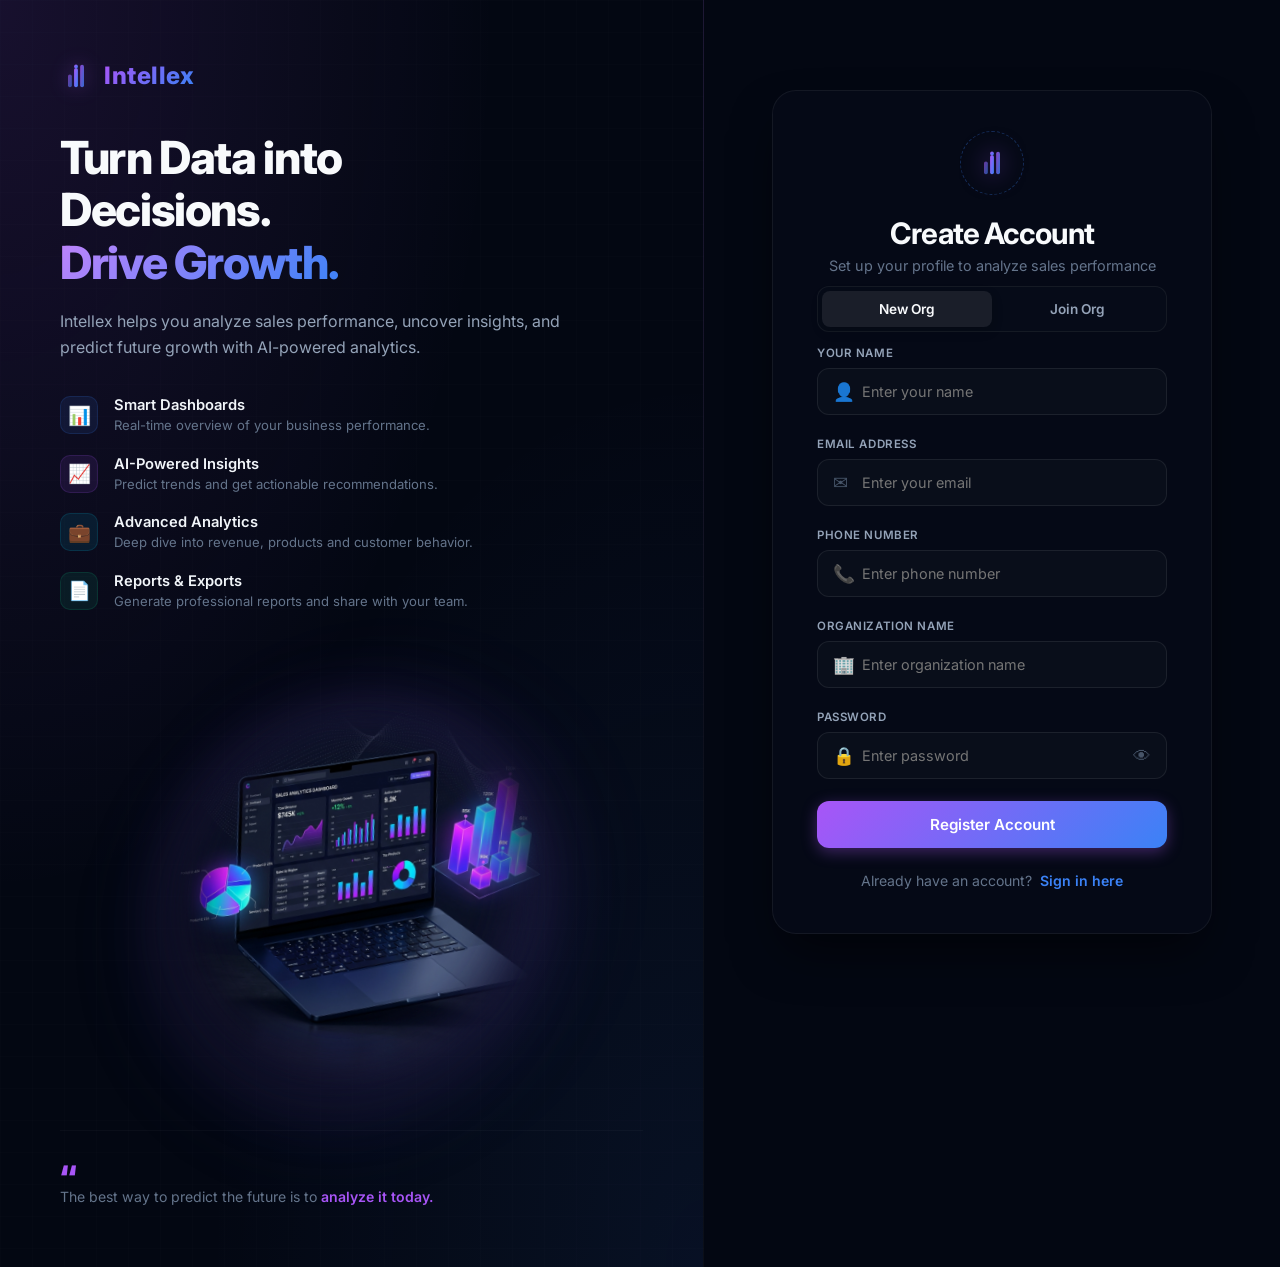
<file: static/register.html>
<!DOCTYPE html>
<html lang="en">

<head>
    <meta charset="UTF-8">
    <meta name="viewport" content="width=device-width, initial-scale=1.0">
    <title>Register - Intellex</title>
    <link rel="icon"
        href="data:image/svg+xml,<svg xmlns='http://www.w3.org/2000/svg' viewBox='0 0 100 100'><rect x='25' y='45' width='12' height='40' rx='6' fill='%23a855f7' opacity='0.6'/><rect x='44' y='25' width='12' height='60' rx='6' fill='%233b82f6'/><rect x='63' y='15' width='12' height='70' rx='6' fill='%233b82f6' opacity='0.8'/><circle cx='50' cy='20' r='6' fill='%23a855f7' /></svg>">
    <script>
        document.write('<link rel="stylesheet" href="' + (location.protocol === 'file:' ? 'style.css?v=' : '/static/style.css?v=') + new Date().getTime() + '">');
    </script>
</head>

<body>
    <div class="split-screen-container">
        <!-- Left Side: Hero Brand & Mockups -->
        <div class="hero-side">
            <div class="brand-header">
                <svg viewBox="0 0 100 100" class="brand-logo-svg">
                    <defs>
                        <linearGradient id="logoGrad" x1="0%" y1="0%" x2="100%" y2="100%">
                            <stop offset="0%" stop-color="#a855f7" />
                            <stop offset="100%" stop-color="#3b82f6" />
                        </linearGradient>
                    </defs>
                    <rect x="25" y="45" width="12" height="40" rx="6" fill="url(#logoGrad)" opacity="0.6"/>
                    <rect x="44" y="25" width="12" height="60" rx="6" fill="url(#logoGrad)"/>
                    <rect x="63" y="15" width="12" height="70" rx="6" fill="url(#logoGrad)" opacity="0.8"/>
                    <circle cx="50" cy="20" r="6" fill="url(#logoGrad)" />
                </svg>
                <div class="brand-title">
                    <span class="brand-main" style="font-size: 1.5em; font-weight: 800; letter-spacing: 0.5px; background: linear-gradient(135deg, #a855f7 0%, #3b82f6 100%); -webkit-background-clip: text; background-clip: text; -webkit-text-fill-color: transparent; display: inline-block;">Intellex</span>
                </div>
            </div>

            <div class="hero-content">
                <h1>Turn Data into<br>Decisions.<br><span class="gradient-text">Drive Growth.</span></h1>
                <p class="hero-desc">Intellex helps you analyze sales performance, uncover insights, and predict future growth with AI-powered analytics.</p>
                
                <div class="feature-bullets">
                    <div class="bullet-item">
                        <div class="bullet-icon-wrapper blue">📊</div>
                        <div class="bullet-text">
                            <strong>Smart Dashboards</strong>
                            <span>Real-time overview of your business performance.</span>
                        </div>
                    </div>
                    <div class="bullet-item">
                        <div class="bullet-icon-wrapper purple">📈</div>
                        <div class="bullet-text">
                            <strong>AI-Powered Insights</strong>
                            <span>Predict trends and get actionable recommendations.</span>
                        </div>
                    </div>
                    <div class="bullet-item">
                        <div class="bullet-icon-wrapper cyan">💼</div>
                        <div class="bullet-text">
                            <strong>Advanced Analytics</strong>
                            <span>Deep dive into revenue, products and customer behavior.</span>
                        </div>
                    </div>
                    <div class="bullet-item">
                        <div class="bullet-icon-wrapper green">📄</div>
                        <div class="bullet-text">
                            <strong>Reports & Exports</strong>
                            <span>Generate professional reports and share with your team.</span>
                        </div>
                    </div>
                </div>
            </div>

            <!-- Dashboard Mockup Image -->
            <div class="mockup-section">
                <img id="mockupImg" alt="Sales Dashboard Mockup" class="mockup-img">
                <script>
                    document.getElementById('mockupImg').src = (location.protocol === 'file:' ? 'dashboard_mockup.png' : '/static/dashboard_mockup.png');
                </script>
            </div>

            <div class="quote-card">
                <span class="quote-symbol">“</span>
                <p>The best way to predict the future is to <span class="quote-highlight">analyze it today.</span></p>
            </div>
        </div>

        <!-- Right Side: Form Container -->
        <div class="form-side">
            <div class="login-card" style="text-align: left;">
                <!-- Form Section -->
                <div id="formSection">
                    <div class="logo-orbit-container">
                        <div class="logo-orbit-ring"></div>
                        <svg viewBox="0 0 100 100" class="card-logo-svg">
                            <rect x="25" y="45" width="12" height="40" rx="6" fill="url(#logoGrad)" opacity="0.6"/>
                            <rect x="44" y="25" width="12" height="60" rx="6" fill="url(#logoGrad)"/>
                            <rect x="63" y="15" width="12" height="70" rx="6" fill="url(#logoGrad)" opacity="0.8"/>
                            <circle cx="50" cy="20" r="6" fill="url(#logoGrad)" />
                        </svg>
                    </div>

                    <h2 style="text-align: center;">Create Account</h2>
                    <p class="subtitle" style="text-align: center; margin-bottom: 12px;">Set up your profile to analyze sales performance</p>

                    <!-- Tabs shown only in Details Phase -->
                    <div class="tabs" id="tabsGroup">
                        <button type="button" class="tab-btn active" id="createTab" onclick="setMode('create')">New Org</button>
                        <button type="button" class="tab-btn" id="joinTab" onclick="setMode('join')">Join Org</button>
                    </div>

                    <div id="alertBox" class="alert"></div>

                    <form id="registerForm">
                        <!-- Step 1 Group: Account details -->
                        <div id="detailsSection">
                            <div class="form-group">
                                <label for="name">Your Name</label>
                                <div class="input-wrapper">
                                    <span class="input-icon">👤</span>
                                    <input type="text" id="name" required placeholder="Enter your name">
                                </div>
                            </div>

                            <div class="form-group">
                                <label for="email">Email Address</label>
                                <div class="input-wrapper">
                                    <span class="input-icon">✉</span>
                                    <input type="email" id="email" required placeholder="Enter your email">
                                </div>
                            </div>

                            <div class="form-group">
                                <label for="phone">Phone Number</label>
                                <div class="input-wrapper">
                                    <span class="input-icon">📞</span>
                                    <input type="tel" id="phone" required placeholder="Enter phone number">
                                </div>
                            </div>

                            <!-- Shown in Create Mode -->
                            <div class="form-group" id="orgNameGroup">
                                <label for="org_name">Organization Name</label>
                                <div class="input-wrapper">
                                    <span class="input-icon">🏢</span>
                                    <input type="text" id="org_name" required placeholder="Enter organization name">
                                </div>
                            </div>

                            <!-- Shown in Join Mode -->
                            <div class="form-group" id="joinCodeGroup" style="display: none;">
                                <label for="join_code">Join Code</label>
                                <div class="input-wrapper">
                                    <span class="input-icon">🔑</span>
                                    <input type="text" id="join_code" placeholder="XXXXXX" maxlength="6" style="text-transform: uppercase; padding-left: 44px;">
                                </div>
                            </div>

                            <div class="form-group">
                                <label for="password">Password</label>
                                <div class="input-wrapper">
                                    <span class="input-icon">🔒</span>
                                    <input type="password" id="password" required placeholder="Enter password">
                                    <span class="toggle-password" id="togglePassword">👁</span>
                                </div>
                            </div>
                        </div>

                        <!-- Step 2 Group: OTP verification -->
                        <div id="otpSection" style="display: none;">
                            <div class="otp-notice">
                                🔒 <strong>Verify your Phone Number</strong><br>
                                We have triggered a 6-digit OTP SMS verification code. Please enter it below to complete registration.
                            </div>

                            <div class="form-group">
                                <label for="otp">One-Time Password (OTP)</label>
                                <input type="text" id="otp" placeholder="Enter code" maxlength="6"
                                    style="text-align: center; letter-spacing: 4px; font-weight: 700; font-size: 1.2em; padding-left: 16px;">
                            </div>

                            <button type="button" onclick="cancelOTP()" class="btn-secondary">Go Back & Edit</button>
                        </div>

                        <button type="submit" id="submitBtn" class="btn-submit" style="margin-top: 20px;">Register Account</button>
                    </form>

                    <div class="footer-links" id="loginFooter" style="text-align: center; margin-top: 24px;">
                        Already have an account? <a href="login.html" id="loginLink">Sign in here</a>
                    </div>
                </div>

                <!-- Success State Display -->
                <div id="successSection" class="success-box" style="text-align: center;">
                    <span class="logo" style="animation: none; font-size: 3em; margin-bottom: 20px;">🎉</span>
                    <h2>Welcome aboard!</h2>
                    <p style="margin-top: 15px; color: #94a3b8; line-height: 1.5; font-size: 0.92em;">Your organization workspace is ready. Give this 6-digit Join Code to your team members so they can register and join your workspace:</p>

                    <div class="code-display" id="joinCodeDisplay">XXXXXX</div>

                    <p style="font-size: 0.85em; color: #64748b; margin-bottom: 24px;">We have logged you in automatically.</p>
                    <a href="index.html" id="continueLink" class="btn-continue">Go to Home Page</a>
                </div>
            </div>
        </div>
    </div>

    <script>
        const SERVER_BASE = location.protocol === 'file:' ? 'http://localhost:5000' : window.location.origin;

        // Redirect logic helper
        function getRedirectUrl(page) {
            if (location.protocol === 'file:') return page;
            const routeMap = { 'index.html': '/', 'upload.html': '/upload', 'dashboard.html': '/dashboard', 'login.html': '/login' };
            return routeMap[page] || '/' + page;
        }

        document.getElementById('loginLink').setAttribute('href', getRedirectUrl('login.html'));
        document.getElementById('continueLink').setAttribute('href', getRedirectUrl('index.html'));

        let registrationMode = 'create'; // 'create' or 'join'
        let otpPhase = false; // true when OTP input is displayed

        function setMode(mode) {
            if (otpPhase) return; // Prevent tab switches during OTP phase
            registrationMode = mode;
            const createTab = document.getElementById('createTab');
            const joinTab = document.getElementById('joinTab');
            const orgNameGroup = document.getElementById('orgNameGroup');
            const joinCodeGroup = document.getElementById('joinCodeGroup');
            const orgNameInput = document.getElementById('org_name');
            const joinCodeInput = document.getElementById('join_code');

            if (mode === 'create') {
                createTab.classList.add('active');
                joinTab.classList.remove('active');
                orgNameGroup.style.display = 'block';
                joinCodeGroup.style.display = 'none';
                orgNameInput.required = true;
                joinCodeInput.required = false;
            } else {
                createTab.classList.remove('active');
                joinTab.classList.add('active');
                orgNameGroup.style.display = 'none';
                joinCodeGroup.style.display = 'block';
                orgNameInput.required = false;
                joinCodeInput.required = true;
            }
        }

        function showAlert(message, type) {
            const alertBox = document.getElementById('alertBox');
            alertBox.className = 'alert alert-' + type;
            alertBox.textContent = message;
            alertBox.style.display = 'block';
        }

        function hideAlert() {
            document.getElementById('alertBox').style.display = 'none';
        }

        // Password visibility toggler
        const togglePassword = document.getElementById('togglePassword');
        const passwordInput = document.getElementById('password');
        if (togglePassword && passwordInput) {
            togglePassword.addEventListener('click', () => {
                const type = passwordInput.getAttribute('type') === 'password' ? 'text' : 'password';
                passwordInput.setAttribute('type', type);
                togglePassword.textContent = type === 'password' ? '👁' : '🙈';
            });
        }

        function cancelOTP() {
            otpPhase = false;
            document.getElementById('otpSection').style.display = 'none';
            document.getElementById('detailsSection').style.display = 'block';
            document.getElementById('tabsGroup').style.display = 'flex';
            document.getElementById('loginFooter').style.display = 'block';
            document.getElementById('submitBtn').textContent = 'Register Account';

            // Enable inputs
            document.querySelectorAll('#detailsSection input').forEach(input => input.disabled = false);
            document.getElementById('otp').required = false;
        }

        // Form submission
        document.getElementById('registerForm').addEventListener('submit', async (e) => {
            e.preventDefault();
            hideAlert();

            const name = document.getElementById('name').value.trim();
            const email = document.getElementById('email').value.trim();
            const phone = document.getElementById('phone').value.trim();
            const password = document.getElementById('password').value;
            const org_name = document.getElementById('org_name').value.trim();
            const join_code = document.getElementById('join_code').value.trim().toUpperCase();
            const btn = document.getElementById('submitBtn');

            if (!otpPhase) {
                // Phase 1: Request OTP
                btn.disabled = true;
                btn.innerHTML = 'Triggering verification SMS...';

                const otpPayload = {
                    action: registrationMode,
                    name,
                    email,
                    phone
                };
                if (registrationMode === 'create') {
                    otpPayload.org_name = org_name;
                } else {
                    otpPayload.join_code = join_code;
                }

                try {
                    const response = await fetch(SERVER_BASE + '/api/auth/send-otp', {
                        method: 'POST',
                        headers: { 'Content-Type': 'application/json' },
                        body: JSON.stringify(otpPayload)
                    });

                    const result = await response.json();

                    if (response.ok && result.status === 'success') {
                        // Switch to OTP Phase
                        otpPhase = true;
                        document.getElementById('detailsSection').style.display = 'none';
                        document.getElementById('tabsGroup').style.display = 'none';
                        document.getElementById('loginFooter').style.display = 'none';
                        document.getElementById('otpSection').style.display = 'block';
                        document.getElementById('otp').required = true;

                        btn.disabled = false;
                        btn.textContent = 'Verify OTP & Complete Registration';
                        showAlert('OTP code successfully sent to your phone number!', 'success');
                    } else {
                        showAlert(result.message || 'Failed to trigger verification code.', 'error');
                        btn.disabled = false;
                        btn.textContent = 'Register Account';
                    }
                } catch (error) {
                    showAlert('Network error: ' + error.message, 'error');
                    btn.disabled = false;
                    btn.textContent = 'Register Account';
                }
            } else {
                // Phase 2: Verify OTP & Complete Registration
                const otp = document.getElementById('otp').value.trim();
                if (!otp) {
                    showAlert('Please enter the OTP verification code.', 'error');
                    return;
                }

                btn.disabled = true;
                btn.innerHTML = 'Verifying OTP & creating account...';

                const finalPayload = {
                    action: registrationMode,
                    name,
                    email,
                    phone,
                    password,
                    otp
                };

                if (registrationMode === 'create') {
                    finalPayload.org_name = org_name;
                } else {
                    finalPayload.join_code = join_code;
                }

                try {
                    const response = await fetch(SERVER_BASE + '/api/auth/register', {
                        method: 'POST',
                        headers: { 'Content-Type': 'application/json' },
                        body: JSON.stringify(finalPayload)
                    });

                    const result = await response.json();

                    if (response.ok && result.status === 'success') {
                        if (registrationMode === 'create') {
                            document.getElementById('joinCodeDisplay').textContent = result.join_code;
                            document.getElementById('formSection').style.display = 'none';
                            document.getElementById('successSection').style.display = 'block';
                        } else {
                            showAlert('Success! Account created and joined organization. Redirecting to home page...', 'success');
                            setTimeout(() => {
                                window.location.href = getRedirectUrl('index.html');
                            }, 1200);
                        }
                    } else {
                        showAlert(result.message || 'Registration failed.', 'error');
                        btn.disabled = false;
                        btn.textContent = 'Verify OTP & Complete Registration';
                    }
                } catch (error) {
                    showAlert('Network error: ' + error.message, 'error');
                    btn.disabled = false;
                    btn.textContent = 'Verify OTP & Complete Registration';
                }
            }
        });
    </script>
</body>

</html>
</file>
